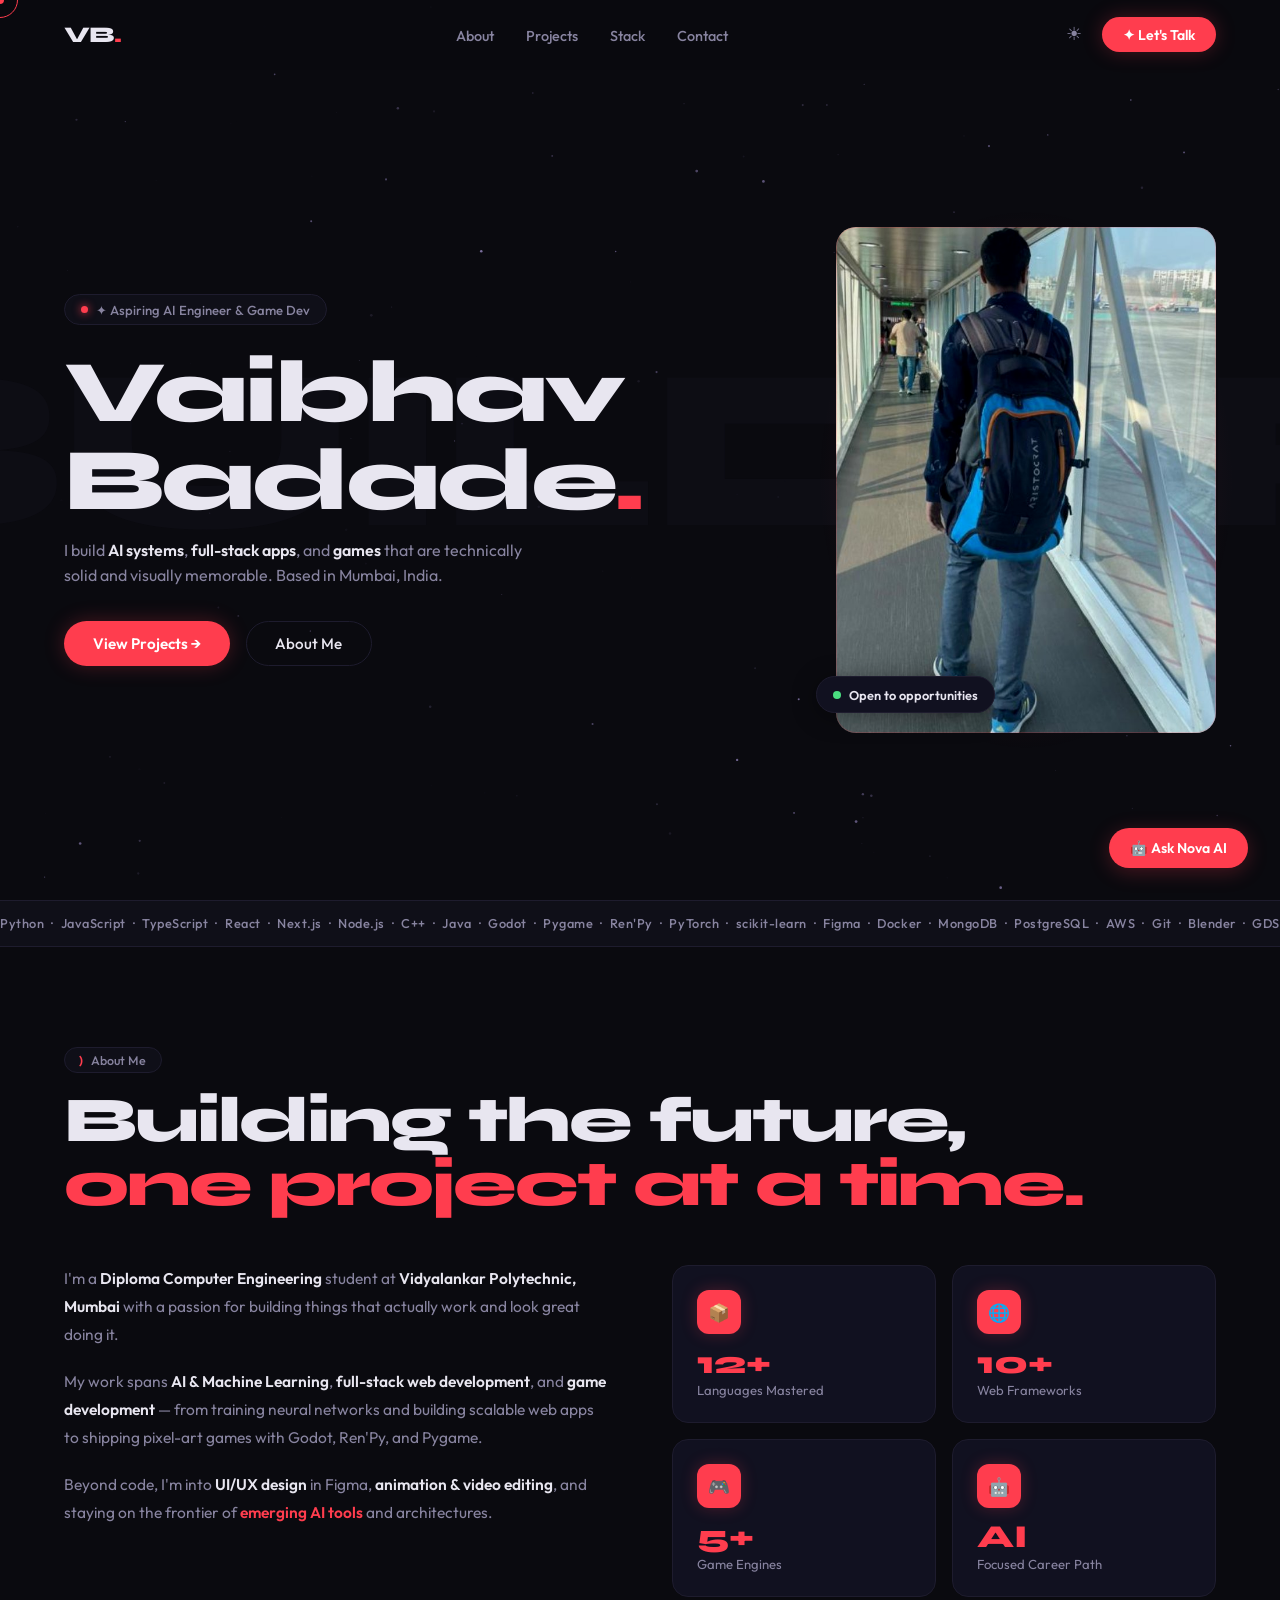
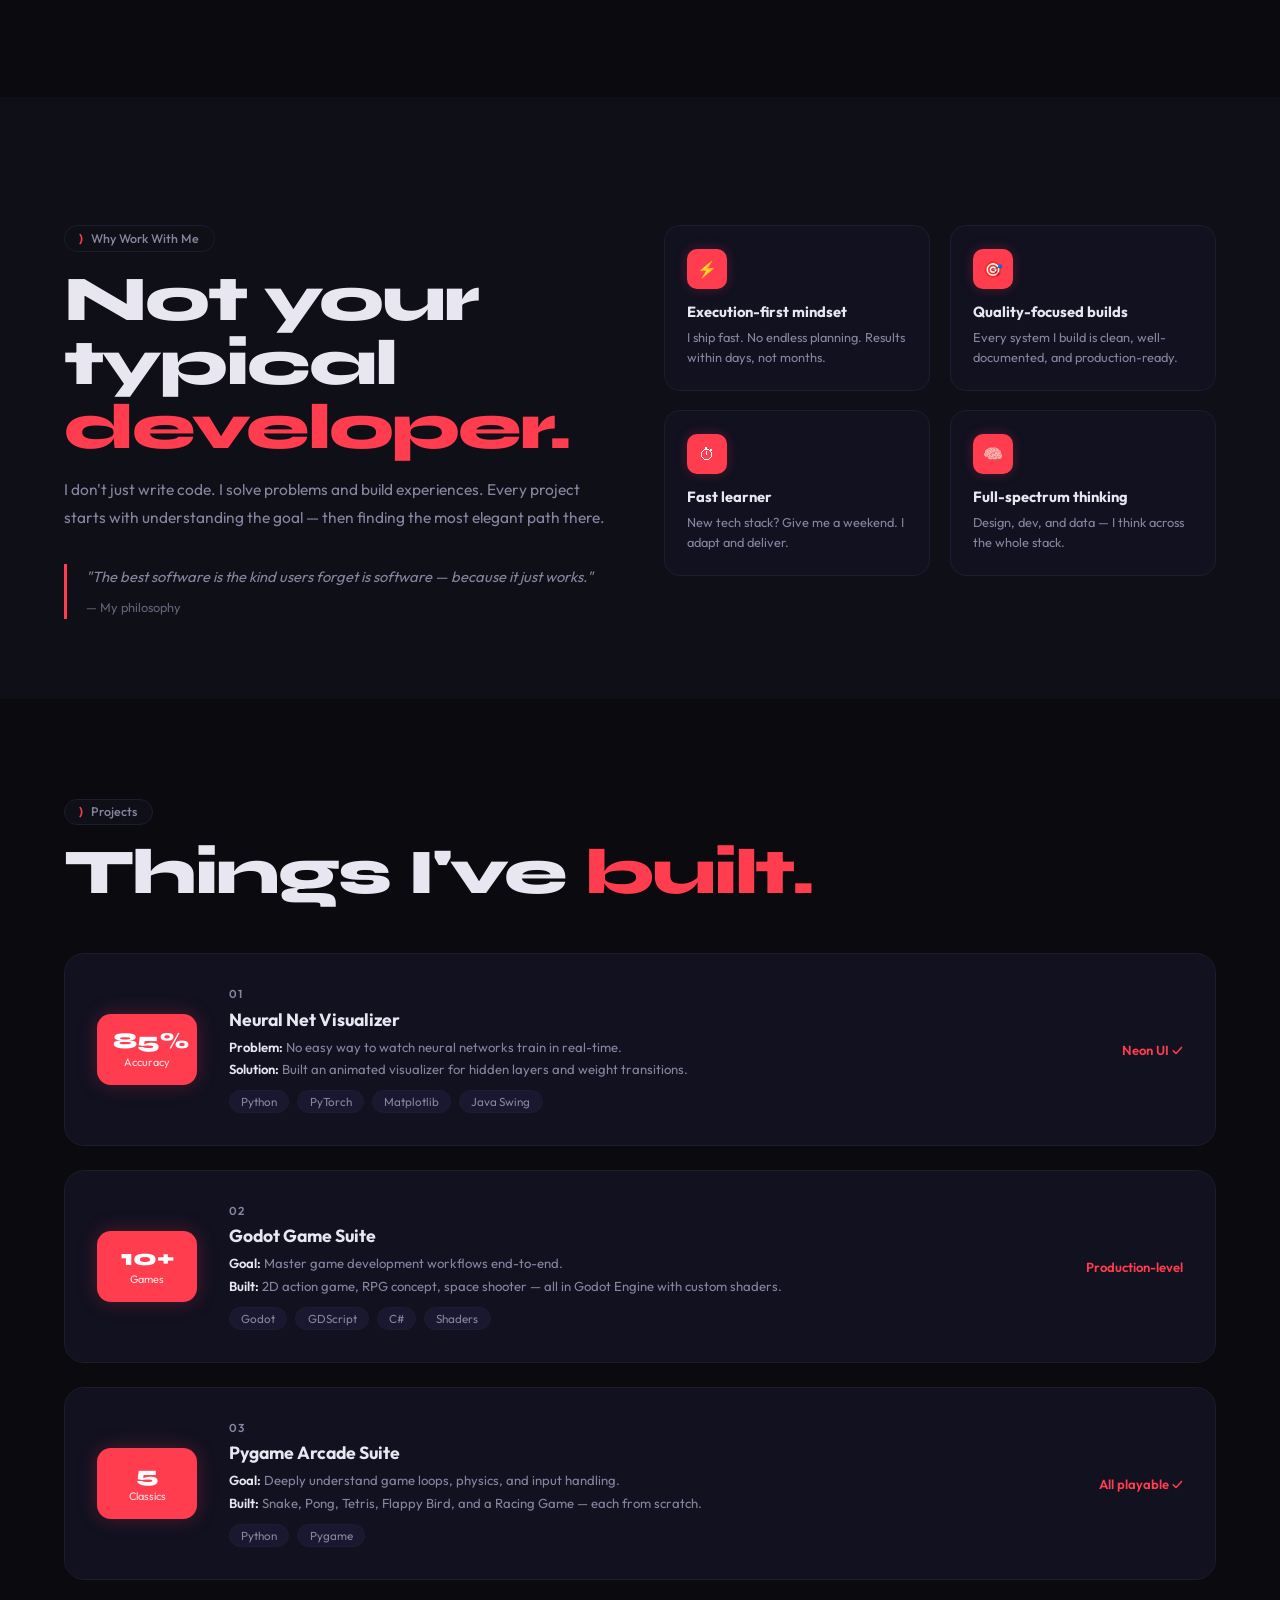
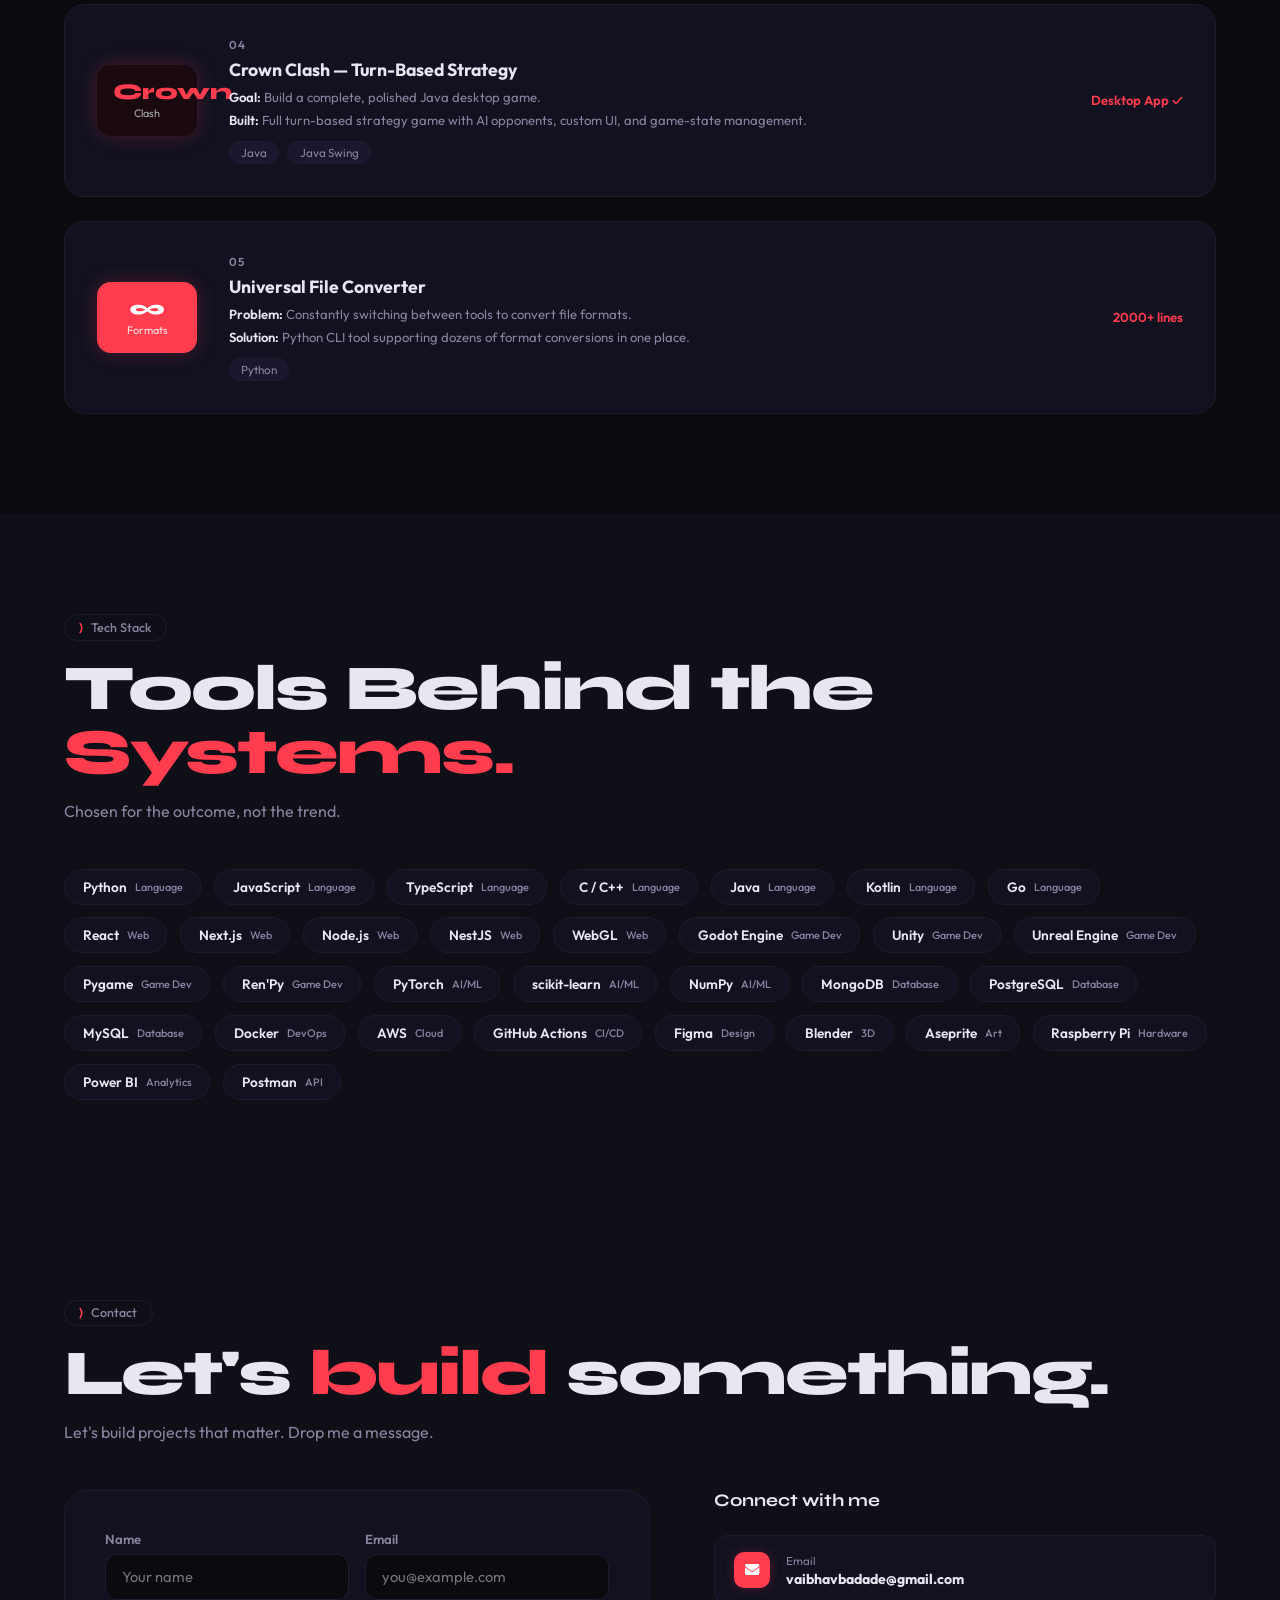
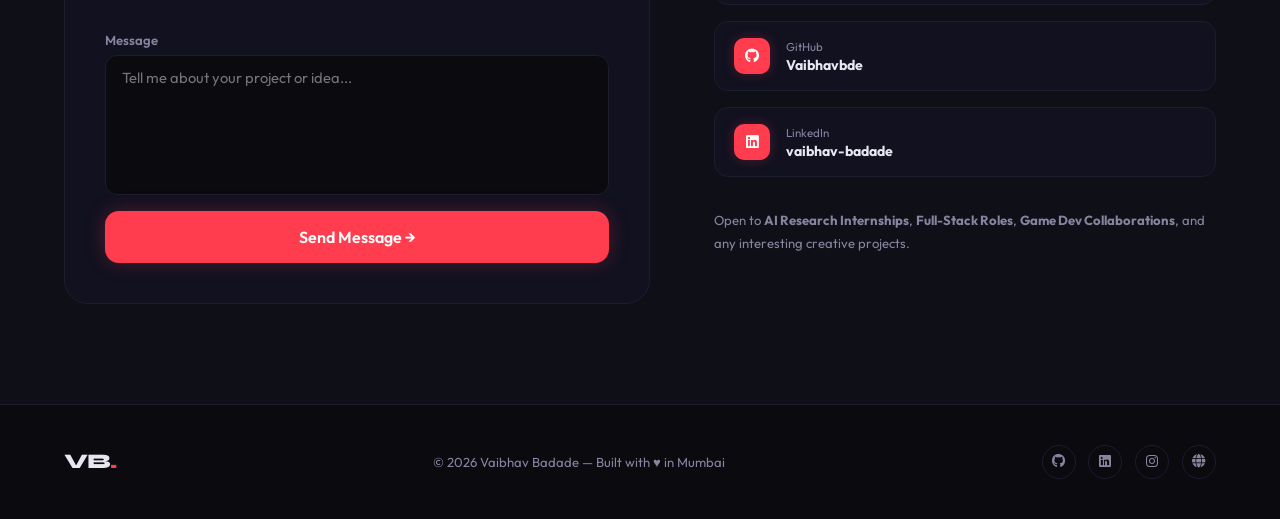
<file: index.html>
<!DOCTYPE html>
<html lang="en" data-theme="dark">
<head>
  <meta charset="UTF-8" />
  <meta name="viewport" content="width=device-width, initial-scale=1.0" />
  <title>Vaibhav Badade — Portfolio</title>
  <meta name="description" content="Vaibhav Badade — Aspiring AI Engineer & Full-Stack Developer based in Mumbai." />
  <link rel="preconnect" href="https://fonts.googleapis.com" />
  <link href="https://fonts.googleapis.com/css2?family=Syne:wght@400;500;600;700;800&family=Outfit:wght@300;400;500;600&display=swap" rel="stylesheet" />
  <link rel="stylesheet" href="https://cdnjs.cloudflare.com/ajax/libs/font-awesome/6.4.0/css/all.min.css" />
  <link rel="stylesheet" href="styles.css" />
</head>
<body>

<!-- STARFIELD -->
<canvas class="stars-canvas" id="starsCanvas"></canvas>

<!-- PRELOADER -->
<div id="preloader">
  <div class="pre-logo">VB<span>.</span></div>
</div>

<!-- CURSORS -->
<div class="cur" id="cur"></div>
<div class="cur2" id="cur2"></div>

<!-- NAV -->
<nav id="nav">
  <a href="#hero" class="nav-logo">VB<span>.</span></a>
  <ul class="nav-links" id="navLinks">
    <li><a href="#about">About</a></li>
    <li><a href="#projects">Projects</a></li>
    <li><a href="#stack">Stack</a></li>
    <li><a href="#contact">Contact</a></li>
  </ul>
  <div class="nav-right">
    <button class="theme-btn" id="themeBtn" title="Toggle theme">☀</button>
    <a href="#contact" class="nav-cta">✦ Let's Talk</a>
    <button class="burger" id="burger" aria-label="menu">
      <span></span><span></span><span></span>
    </button>
  </div>
</nav>

<!-- MOBILE MENU -->
<div class="mob-menu" id="mobMenu">
  <a href="#about" class="mm-link">About</a>
  <a href="#projects" class="mm-link">Projects</a>
  <a href="#stack" class="mm-link">Stack</a>
  <a href="#contact" class="mm-link">Contact</a>
</div>

<!-- HERO -->
<section id="hero" class="hero">
  <div class="hero-bg-word" id="bgWord">BUILDER</div>
  <div class="hero-left">
    <div class="hero-badge reveal-up">
      <span class="dot"></span>
      ✦ Aspiring AI Engineer & Game Dev
    </div>
    <h1 class="reveal-up" style="--d:.1s">
      Vaibhav<br>Badade<span class="dot">.</span>
    </h1>
    <p class="hero-sub reveal-up" style="--d:.2s">
      I build <strong>AI systems</strong>, <strong>full-stack apps</strong>, and
      <strong>games</strong> that are technically solid and visually memorable.
      Based in Mumbai, India.
    </p>
    <div class="hero-actions reveal-up" style="--d:.3s">
      <a href="#projects" class="btn-primary">View Projects →</a>
      <a href="#about" class="btn-outline">About Me</a>
    </div>
  </div>
  <div class="hero-right reveal-up" style="--d:.15s">
    <div class="photo-wrap">
      <div class="photo-glow"></div>
      <img src="[data-uri]" alt="Vaibhav Badade" />
      <div class="photo-frame"></div>
      <div class="available-badge">
        <span class="pulse"></span>
        Open to opportunities
      </div>
    </div>
  </div>
</section>

<!-- MARQUEE -->
<div class="marquee-wrap" aria-hidden="true">
  <div class="marquee-track">
    <span>Python &nbsp;·&nbsp; JavaScript &nbsp;·&nbsp; TypeScript &nbsp;·&nbsp; React &nbsp;·&nbsp; Next.js &nbsp;·&nbsp; Node.js &nbsp;·&nbsp; C++ &nbsp;·&nbsp; Java &nbsp;·&nbsp; Godot &nbsp;·&nbsp; Pygame &nbsp;·&nbsp; Ren'Py &nbsp;·&nbsp; PyTorch &nbsp;·&nbsp; scikit-learn &nbsp;·&nbsp; Figma &nbsp;·&nbsp; Docker &nbsp;·&nbsp; MongoDB &nbsp;·&nbsp; PostgreSQL &nbsp;·&nbsp; AWS &nbsp;·&nbsp; Git &nbsp;·&nbsp; Blender &nbsp;·&nbsp; GDScript &nbsp;·&nbsp; Unity &nbsp;·&nbsp; Unreal &nbsp;·&nbsp; AI/ML &nbsp;·&nbsp;</span>
    <span>Python &nbsp;·&nbsp; JavaScript &nbsp;·&nbsp; TypeScript &nbsp;·&nbsp; React &nbsp;·&nbsp; Next.js &nbsp;·&nbsp; Node.js &nbsp;·&nbsp; C++ &nbsp;·&nbsp; Java &nbsp;·&nbsp; Godot &nbsp;·&nbsp; Pygame &nbsp;·&nbsp; Ren'Py &nbsp;·&nbsp; PyTorch &nbsp;·&nbsp; scikit-learn &nbsp;·&nbsp; Figma &nbsp;·&nbsp; Docker &nbsp;·&nbsp; MongoDB &nbsp;·&nbsp; PostgreSQL &nbsp;·&nbsp; AWS &nbsp;·&nbsp; Git &nbsp;·&nbsp; Blender &nbsp;·&nbsp; GDScript &nbsp;·&nbsp; Unity &nbsp;·&nbsp; Unreal &nbsp;·&nbsp; AI/ML &nbsp;·&nbsp;</span>
  </div>
</div>

<!-- ABOUT -->
<section id="about">
  <div class="container">
    <div class="reveal-up"><span class="section-badge">About Me</span></div>
    <h2 class="section-title reveal-up" style="--d:.05s">
      Building the future,<br><span class="accent">one project at a time.</span>
    </h2>
    <div class="about-grid">
      <div class="about-text reveal-up" style="--d:.1s">
        <p>
          I'm a <strong>Diploma Computer Engineering</strong> student at
          <strong>Vidyalankar Polytechnic, Mumbai</strong> with a passion for
          building things that actually work and look great doing it.
        </p>
        <p>
          My work spans <strong>AI & Machine Learning</strong>, <strong>full-stack web development</strong>,
          and <strong>game development</strong> — from training neural networks and building scalable
          web apps to shipping pixel-art games with Godot, Ren'Py, and Pygame.
        </p>
        <p>
          Beyond code, I'm into <strong>UI/UX design</strong> in Figma,
          <strong>animation & video editing</strong>, and staying on the frontier of
          <a href="#stack">emerging AI tools</a> and architectures.
        </p>
      </div>
      <div class="stats-grid reveal-up" style="--d:.15s">
        <div class="stat-card">
          <div class="stat-icon">📦</div>
          <div class="stat-num">12+</div>
          <div class="stat-label">Languages Mastered</div>
        </div>
        <div class="stat-card">
          <div class="stat-icon">🌐</div>
          <div class="stat-num">10+</div>
          <div class="stat-label">Web Frameworks</div>
        </div>
        <div class="stat-card">
          <div class="stat-icon">🎮</div>
          <div class="stat-num">5+</div>
          <div class="stat-label">Game Engines</div>
        </div>
        <div class="stat-card">
          <div class="stat-icon">🤖</div>
          <div class="stat-num">AI</div>
          <div class="stat-label">Focused Career Path</div>
        </div>
      </div>
    </div>
  </div>
</section>

<!-- WHY WORK WITH ME -->
<section style="padding: 80px 5%; background: var(--bg2);">
  <div class="container">
    <div class="why-grid">
      <div class="why-left">
        <span class="section-badge reveal-up">Why Work With Me</span>
        <h2 class="section-title reveal-up" style="--d:.05s">
          Not your typical<br><span class="accent">developer.</span>
        </h2>
        <p class="why-lead reveal-up" style="--d:.1s">
          I don't just write code. I solve problems and build experiences.
          Every project starts with understanding the goal — then finding the most elegant path there.
        </p>
        <div class="why-quote reveal-up" style="--d:.15s">
          "The best software is the kind users forget is software — because it just works."
          <cite>— My philosophy</cite>
        </div>
      </div>
      <div class="why-features reveal-up" style="--d:.1s">
        <div class="feat-card">
          <div class="fi">⚡</div>
          <h4>Execution-first mindset</h4>
          <p>I ship fast. No endless planning. Results within days, not months.</p>
        </div>
        <div class="feat-card">
          <div class="fi">🎯</div>
          <h4>Quality-focused builds</h4>
          <p>Every system I build is clean, well-documented, and production-ready.</p>
        </div>
        <div class="feat-card">
          <div class="fi">⏱</div>
          <h4>Fast learner</h4>
          <p>New tech stack? Give me a weekend. I adapt and deliver.</p>
        </div>
        <div class="feat-card">
          <div class="fi">🧠</div>
          <h4>Full-spectrum thinking</h4>
          <p>Design, dev, and data — I think across the whole stack.</p>
        </div>
      </div>
    </div>
  </div>
</section>

<!-- PROJECTS -->
<section id="projects">
  <div class="container">
    <div class="reveal-up"><span class="section-badge">Projects</span></div>
    <h2 class="section-title reveal-up" style="--d:.05s">Things I've <span class="accent">built.</span></h2>
    <div class="proj-grid">

      <div class="proj-card reveal-up" style="--d:.08s">
        <div class="proj-metric">
          <div class="pm-val">85%</div>
          <div class="pm-lbl">Accuracy</div>
        </div>
        <div>
          <div class="proj-num">01</div>
          <h3>Neural Net Visualizer</h3>
          <p class="proj-prob"><span>Problem:</span> No easy way to watch neural networks train in real-time.</p>
          <p class="proj-sol"><span>Solution:</span> Built an animated visualizer for hidden layers and weight transitions.</p>
          <div class="proj-tags">
            <span>Python</span><span>PyTorch</span><span>Matplotlib</span><span>Java Swing</span>
          </div>
        </div>
        <div class="proj-result">Neon UI ✓</div>
      </div>

      <div class="proj-card reveal-up" style="--d:.1s">
        <div class="proj-metric">
          <div class="pm-val">10+</div>
          <div class="pm-lbl">Games</div>
        </div>
        <div>
          <div class="proj-num">02</div>
          <h3>Godot Game Suite</h3>
          <p class="proj-prob"><span>Goal:</span> Master game development workflows end-to-end.</p>
          <p class="proj-sol"><span>Built:</span> 2D action game, RPG concept, space shooter — all in Godot Engine with custom shaders.</p>
          <div class="proj-tags">
            <span>Godot</span><span>GDScript</span><span>C#</span><span>Shaders</span>
          </div>
        </div>
        <div class="proj-result">Production-level</div>
      </div>

      <div class="proj-card reveal-up" style="--d:.12s">
        <div class="proj-metric">
          <div class="pm-val">5</div>
          <div class="pm-lbl">Classics</div>
        </div>
        <div>
          <div class="proj-num">03</div>
          <h3>Pygame Arcade Suite</h3>
          <p class="proj-prob"><span>Goal:</span> Deeply understand game loops, physics, and input handling.</p>
          <p class="proj-sol"><span>Built:</span> Snake, Pong, Tetris, Flappy Bird, and a Racing Game — each from scratch.</p>
          <div class="proj-tags">
            <span>Python</span><span>Pygame</span>
          </div>
        </div>
        <div class="proj-result">All playable ✓</div>
      </div>

      <div class="proj-card reveal-up" style="--d:.14s">
        <div class="proj-metric" style="background: #1a0a0f">
          <div class="pm-val" style="color: var(--red)">Crown</div>
          <div class="pm-lbl" style="color: #aaa">Clash</div>
        </div>
        <div>
          <div class="proj-num">04</div>
          <h3>Crown Clash — Turn-Based Strategy</h3>
          <p class="proj-prob"><span>Goal:</span> Build a complete, polished Java desktop game.</p>
          <p class="proj-sol"><span>Built:</span> Full turn-based strategy game with AI opponents, custom UI, and game-state management.</p>
          <div class="proj-tags">
            <span>Java</span><span>Java Swing</span>
          </div>
        </div>
        <div class="proj-result">Desktop App ✓</div>
      </div>

      <div class="proj-card reveal-up" style="--d:.16s">
        <div class="proj-metric">
          <div class="pm-val">∞</div>
          <div class="pm-lbl">Formats</div>
        </div>
        <div>
          <div class="proj-num">05</div>
          <h3>Universal File Converter</h3>
          <p class="proj-prob"><span>Problem:</span> Constantly switching between tools to convert file formats.</p>
          <p class="proj-sol"><span>Solution:</span> Python CLI tool supporting dozens of format conversions in one place.</p>
          <div class="proj-tags">
            <span>Python</span>
          </div>
        </div>
        <div class="proj-result">2000+ lines</div>
      </div>

    </div>
  </div>
</section>

<!-- STACK -->
<section id="stack" style="background: var(--bg2); padding: 100px 5%;">
  <div class="container">
    <div class="reveal-up"><span class="section-badge">Tech Stack</span></div>
    <h2 class="section-title reveal-up" style="--d:.05s">
      Tools Behind the <span class="accent">Systems.</span>
    </h2>
    <p style="color: var(--text2); margin-top: .5rem; margin-bottom: 0;" class="reveal-up">
      Chosen for the outcome, not the trend.
    </p>
    <div class="stack-pills reveal-up" style="--d:.1s">
      <div class="stack-pill"><span class="pill-name">Python</span><span class="pill-cat">Language</span></div>
      <div class="stack-pill"><span class="pill-name">JavaScript</span><span class="pill-cat">Language</span></div>
      <div class="stack-pill"><span class="pill-name">TypeScript</span><span class="pill-cat">Language</span></div>
      <div class="stack-pill"><span class="pill-name">C / C++</span><span class="pill-cat">Language</span></div>
      <div class="stack-pill"><span class="pill-name">Java</span><span class="pill-cat">Language</span></div>
      <div class="stack-pill"><span class="pill-name">Kotlin</span><span class="pill-cat">Language</span></div>
      <div class="stack-pill"><span class="pill-name">Go</span><span class="pill-cat">Language</span></div>
      <div class="stack-pill"><span class="pill-name">React</span><span class="pill-cat">Web</span></div>
      <div class="stack-pill"><span class="pill-name">Next.js</span><span class="pill-cat">Web</span></div>
      <div class="stack-pill"><span class="pill-name">Node.js</span><span class="pill-cat">Web</span></div>
      <div class="stack-pill"><span class="pill-name">NestJS</span><span class="pill-cat">Web</span></div>
      <div class="stack-pill"><span class="pill-name">WebGL</span><span class="pill-cat">Web</span></div>
      <div class="stack-pill"><span class="pill-name">Godot Engine</span><span class="pill-cat">Game Dev</span></div>
      <div class="stack-pill"><span class="pill-name">Unity</span><span class="pill-cat">Game Dev</span></div>
      <div class="stack-pill"><span class="pill-name">Unreal Engine</span><span class="pill-cat">Game Dev</span></div>
      <div class="stack-pill"><span class="pill-name">Pygame</span><span class="pill-cat">Game Dev</span></div>
      <div class="stack-pill"><span class="pill-name">Ren'Py</span><span class="pill-cat">Game Dev</span></div>
      <div class="stack-pill"><span class="pill-name">PyTorch</span><span class="pill-cat">AI/ML</span></div>
      <div class="stack-pill"><span class="pill-name">scikit-learn</span><span class="pill-cat">AI/ML</span></div>
      <div class="stack-pill"><span class="pill-name">NumPy</span><span class="pill-cat">AI/ML</span></div>
      <div class="stack-pill"><span class="pill-name">MongoDB</span><span class="pill-cat">Database</span></div>
      <div class="stack-pill"><span class="pill-name">PostgreSQL</span><span class="pill-cat">Database</span></div>
      <div class="stack-pill"><span class="pill-name">MySQL</span><span class="pill-cat">Database</span></div>
      <div class="stack-pill"><span class="pill-name">Docker</span><span class="pill-cat">DevOps</span></div>
      <div class="stack-pill"><span class="pill-name">AWS</span><span class="pill-cat">Cloud</span></div>
      <div class="stack-pill"><span class="pill-name">GitHub Actions</span><span class="pill-cat">CI/CD</span></div>
      <div class="stack-pill"><span class="pill-name">Figma</span><span class="pill-cat">Design</span></div>
      <div class="stack-pill"><span class="pill-name">Blender</span><span class="pill-cat">3D</span></div>
      <div class="stack-pill"><span class="pill-name">Aseprite</span><span class="pill-cat">Art</span></div>
      <div class="stack-pill"><span class="pill-name">Raspberry Pi</span><span class="pill-cat">Hardware</span></div>
      <div class="stack-pill"><span class="pill-name">Power BI</span><span class="pill-cat">Analytics</span></div>
      <div class="stack-pill"><span class="pill-name">Postman</span><span class="pill-cat">API</span></div>
    </div>
  </div>
</section>

<!-- CONTACT -->
<section id="contact" class="contact-section">
  <div class="container">
    <div class="reveal-up"><span class="section-badge">Contact</span></div>
    <h2 class="section-title reveal-up" style="--d:.05s">
      Let's <span class="accent">build</span> something.
    </h2>
    <p style="color: var(--text2); margin-top: .4rem;" class="reveal-up">
      Let's build projects that matter. Drop me a message.
    </p>
    <div class="contact-grid">
      <div class="contact-form reveal-up" style="--d:.1s">
        <div class="form-row">
          <div class="form-group">
            <label>Name</label>
            <input type="text" placeholder="Your name" />
          </div>
          <div class="form-group">
            <label>Email</label>
            <input type="email" placeholder="you@example.com" />
          </div>
        </div>
        <div class="form-group">
          <label>Message</label>
          <textarea placeholder="Tell me about your project or idea..."></textarea>
        </div>
        <button class="btn-submit" id="submitBtn">Send Message →</button>
      </div>
      <div class="contact-info reveal-up" style="--d:.15s">
        <h3>Connect with me</h3>
        <div class="contact-links">
          <a href="mailto:vaibhavbadade@gmail.com" class="contact-link">
            <div class="ci"><i class="fas fa-envelope"></i></div>
            <div class="ct"><span>Email</span><strong>vaibhavbadade@gmail.com</strong></div>
          </a>
          <a href="https://github.com/Vaibhavbde" target="_blank" class="contact-link">
            <div class="ci"><i class="fab fa-github"></i></div>
            <div class="ct"><span>GitHub</span><strong>Vaibhavbde</strong></div>
          </a>
          <a href="https://www.linkedin.com/in/vaibhav-badade-874661251/" target="_blank" class="contact-link">
            <div class="ci"><i class="fab fa-linkedin"></i></div>
            <div class="ct"><span>LinkedIn</span><strong>vaibhav-badade</strong></div>
          </a>
        </div>
        <p style="font-size:.82rem; color: var(--text2); line-height:1.7;">
          Open to <strong>AI Research Internships</strong>, <strong>Full-Stack Roles</strong>,
          <strong>Game Dev Collaborations</strong>, and any interesting creative projects.
        </p>
      </div>
    </div>
  </div>
</section>

<!-- FOOTER -->
<footer>
  <a href="#hero" class="footer-logo">VB<span>.</span></a>
  <p>© <span id="yr"></span> Vaibhav Badade — Built with ♥ in Mumbai</p>
  <div class="footer-soc">
    <a href="https://github.com/Vaibhavbde" target="_blank"><i class="fab fa-github"></i></a>
    <a href="https://www.linkedin.com/in/vaibhav-badade-874661251/" target="_blank"><i class="fab fa-linkedin"></i></a>
    <a href="#"><i class="fab fa-instagram"></i></a>
    <a href="#"><i class="fas fa-globe"></i></a>
  </div>
</footer>

<!-- AI CHAT WIDGET -->
<button class="chat-fab" id="chatFab">🤖 Ask Nova AI</button>
<div class="chat-window" id="chatWindow">
  <div class="chat-header">
    <div class="chat-header-left">
      <span class="chat-avatar">🤖</span>
      <div>
        <h4>Nova AI 🤖</h4>
        <p>Vaibhav's AI assistant</p>
      </div>
    </div>
    <button class="chat-close" id="chatClose">✕</button>
  </div>
  <div class="chat-messages" id="chatMessages">
    <div class="msg bot">
      Hi! I'm Nova, Vaibhav's AI assistant. I can tell you about his projects, skills, and how to collaborate. What would you like to know?
      <div class="msg-time" id="initTime"></div>
    </div>
  </div>
  <div class="chat-input-row">
    <input type="text" class="chat-input" id="chatInput" placeholder="Type your message..." />
    <button class="chat-send" id="chatSend">Send</button>
  </div>
  <div class="chat-powered">Powered by Claude AI</div>
</div>

<script>
// ── STARFIELD ──
(function() {
  const canvas = document.getElementById('starsCanvas');
  const ctx = canvas.getContext('2d');
  let stars = [];
  function resize() {
    canvas.width = window.innerWidth;
    canvas.height = window.innerHeight;
  }
  function init() {
    stars = [];
    for (let i = 0; i < 180; i++) {
      stars.push({
        x: Math.random() * canvas.width,
        y: Math.random() * canvas.height,
        r: Math.random() * 1.2 + 0.2,
        a: Math.random(),
        speed: Math.random() * 0.003 + 0.001,
        phase: Math.random() * Math.PI * 2
      });
    }
  }
  function draw(t) {
    ctx.clearRect(0, 0, canvas.width, canvas.height);
    stars.forEach(s => {
      const alpha = s.a * (0.5 + 0.5 * Math.sin(t * s.speed + s.phase));
      ctx.beginPath();
      ctx.arc(s.x, s.y, s.r, 0, Math.PI * 2);
      ctx.fillStyle = 'rgba(200,180,255,' + alpha + ')';
      ctx.fill();
    });
    requestAnimationFrame(draw);
  }
  resize();
  init();
  window.addEventListener('resize', () => { resize(); init(); });
  requestAnimationFrame(draw);
})();

// Preloader
window.addEventListener('load', () => {
  setTimeout(() => document.getElementById('preloader').classList.add('gone'), 1200);
});

// Footer year + init time
document.getElementById('yr').textContent = new Date().getFullYear();
document.getElementById('initTime').textContent = new Date().toLocaleTimeString([], {hour:'2-digit',minute:'2-digit'});

// Custom cursor
const cur = document.getElementById('cur');
const cur2 = document.getElementById('cur2');
let mx=0, my=0, cx=0, cy=0;
document.addEventListener('mousemove', e => {
  mx = e.clientX; my = e.clientY;
  cur.style.left = mx+'px'; cur.style.top = my+'px';
});
(function raf() {
  cx += (mx-cx)*.14; cy += (my-cy)*.14;
  cur2.style.left = cx+'px'; cur2.style.top = cy+'px';
  requestAnimationFrame(raf);
})();
document.querySelectorAll('a, button, .proj-card, .stat-card, .feat-card, .stack-pill, .contact-link').forEach(el => {
  el.addEventListener('mouseenter', () => { cur2.style.width = '60px'; cur2.style.height = '60px'; cur2.style.opacity = '.35'; });
  el.addEventListener('mouseleave', () => { cur2.style.width = '36px'; cur2.style.height = '36px'; cur2.style.opacity = '1'; });
});

// Navbar
const nav = document.getElementById('nav');
let lastY = 0;
window.addEventListener('scroll', () => {
  const y = window.scrollY;
  nav.classList.toggle('scrolled', y > 60);
  nav.classList.toggle('hide', y > 120 && y > lastY);
  if (y < 120) nav.classList.remove('hide');
  lastY = y;
}, { passive: true });

// Dark mode — default is dark
const themeBtn = document.getElementById('themeBtn');
let dark = true;
themeBtn.textContent = '☀';
themeBtn.addEventListener('click', () => {
  dark = !dark;
  document.documentElement.setAttribute('data-theme', dark ? 'dark' : 'light');
  themeBtn.textContent = dark ? '☀' : '☾';
});

// Mobile menu
const burger = document.getElementById('burger');
const mobMenu = document.getElementById('mobMenu');
burger.addEventListener('click', () => {
  burger.classList.toggle('open');
  mobMenu.classList.toggle('open');
});
mobMenu.querySelectorAll('.mm-link').forEach(a => a.addEventListener('click', () => {
  burger.classList.remove('open'); mobMenu.classList.remove('open');
}));

// Reveal on scroll
const revEls = document.querySelectorAll('.reveal-up');
const obs = new IntersectionObserver(entries => entries.forEach(e => {
  if (e.isIntersecting) { e.target.classList.add('in'); }
}), { threshold: 0.1 });
revEls.forEach(el => obs.observe(el));

// Parallax bg word
const bgWord = document.getElementById('bgWord');
window.addEventListener('scroll', () => {
  if (bgWord) bgWord.style.transform = 'translate(-50%, calc(-50% + ' + (window.scrollY * .1) + 'px))';
}, { passive: true });

// Contact form
document.getElementById('submitBtn').addEventListener('click', function() {
  this.textContent = 'Sent! ✓';
  this.style.background = '#4ade80';
  setTimeout(() => {
    this.textContent = 'Send Message →';
    this.style.background = '';
  }, 3000);
});

// ── AI CHAT ──
const chatFab = document.getElementById('chatFab');
const chatWindow = document.getElementById('chatWindow');
const chatClose = document.getElementById('chatClose');
const chatMessages = document.getElementById('chatMessages');
const chatInput = document.getElementById('chatInput');
const chatSend = document.getElementById('chatSend');

chatFab.addEventListener('click', () => chatWindow.classList.toggle('open'));
chatClose.addEventListener('click', () => chatWindow.classList.remove('open'));

function addMsg(text, role) {
  const d = document.createElement('div');
  d.className = 'msg ' + role;
  d.innerHTML = text + '<div class="msg-time">' + new Date().toLocaleTimeString([],{hour:'2-digit',minute:'2-digit'}) + '</div>';
  chatMessages.appendChild(d);
  chatMessages.scrollTop = chatMessages.scrollHeight;
  return d;
}

function addTyping() {
  const d = document.createElement('div');
  d.className = 'msg bot';
  d.innerHTML = '<div class="typing-dots"><span></span><span></span><span></span></div>';
  chatMessages.appendChild(d);
  chatMessages.scrollTop = chatMessages.scrollHeight;
  return d;
}

const SYSTEM = "You are Nova, Vaibhav Badade's friendly AI portfolio assistant. Vaibhav is a Diploma Computer Engineering student at Vidyalankar Polytechnic, Mumbai. He builds AI systems, full-stack apps, and games. His tech stack includes Python, JavaScript, TypeScript, React, Next.js, Node.js, C++, Java, Godot Engine, Pygame, PyTorch, scikit-learn, MongoDB, PostgreSQL, Docker, AWS, Figma. His projects include a Neural Net Visualizer, Godot game suite, Pygame arcade games, Crown Clash (Java strategy game), and a File Converter. He's open to AI Research Internships, Full-Stack roles, and Game Dev collaborations. Answer questions about his work warmly and concisely. Keep replies under 80 words.";

let history = [];

async function sendChat() {
  const text = chatInput.value.trim();
  if (!text) return;
  chatInput.value = '';
  addMsg(text, 'user');
  history.push({ role: 'user', content: text });
  const typing = addTyping();
  try {
    const res = await fetch('https://api.anthropic.com/v1/messages', {
      method: 'POST',
      headers: { 'Content-Type': 'application/json' },
      body: JSON.stringify({
        model: 'claude-sonnet-4-20250514',
        max_tokens: 1000,
        system: SYSTEM,
        messages: history
      })
    });
    const data = await res.json();
    const reply = data.content?.[0]?.text || "I'm having trouble connecting right now!";
    typing.remove();
    addMsg(reply, 'bot');
    history.push({ role: 'assistant', content: reply });
    if (history.length > 20) history = history.slice(-20);
  } catch(e) {
    typing.remove();
    addMsg("Connection error. Please try again!", 'bot');
  }
}

chatSend.addEventListener('click', sendChat);
chatInput.addEventListener('keydown', e => { if (e.key === 'Enter') sendChat(); });
</script>
</body>
</html>
</file>
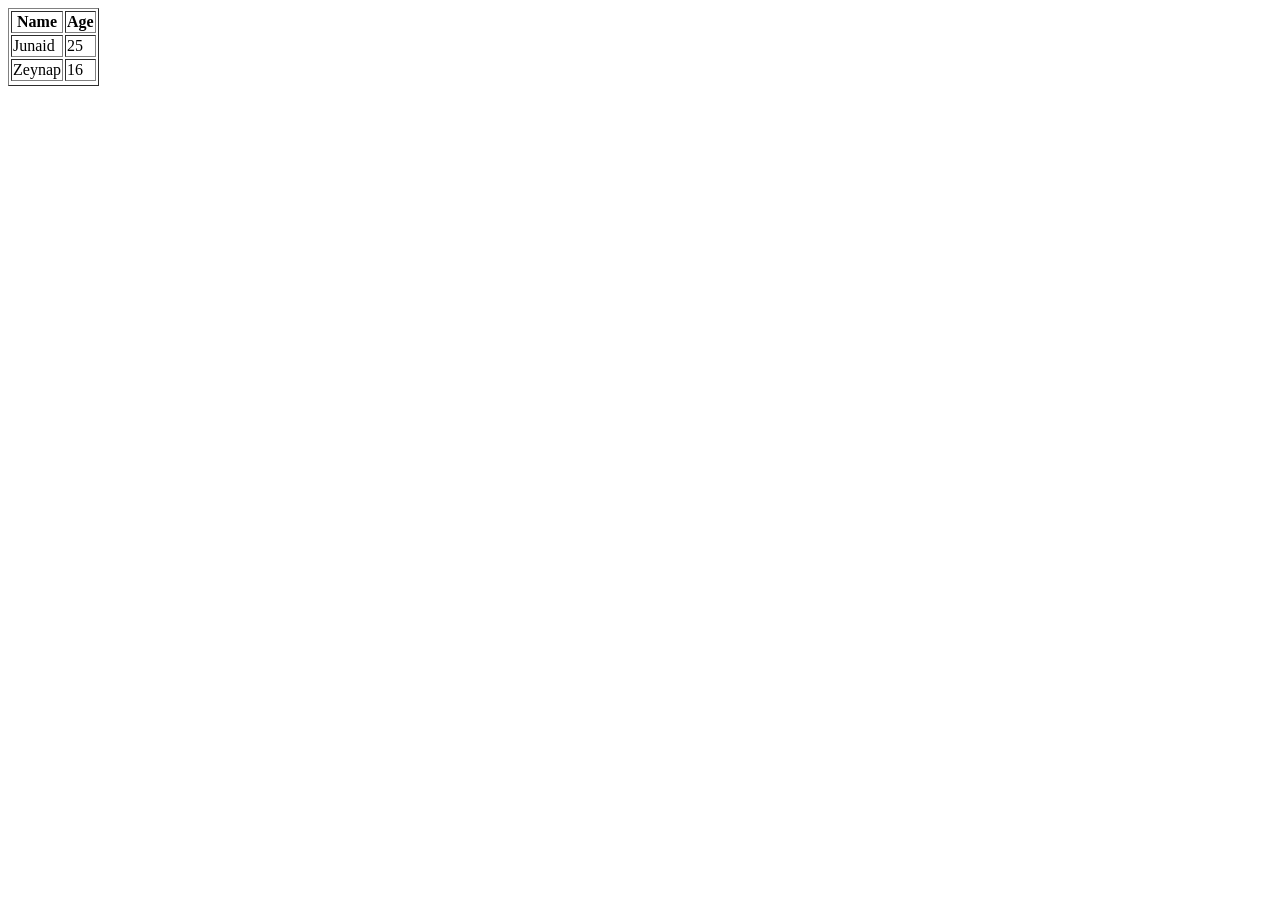
<file: Fun-code-main/table.html>
<!DOCTYPE html>
<html lang="en">
<head>
    <meta charset="UTF-8">
    <meta name="viewport" content="width=device-width, initial-scale=1.0">
    <title>Document</title>
</head>
<body>
    <table border="1">
        <tr>
            <th>Name</th>
            <th>Age</th>
        </tr>
        <tr>
            <td>Junaid</td>
            <td>25</td>
        </tr>
            <td>Zeynap</td>
            <td>16</td>
        <tr>
    </table>
</body>
</html>
</file>
<file: styles.css>
*, *::before, *::after { box-sizing: border-box; margin: 0; padding: 0; }

:root {
  --bg: #0a0a0f;
  --bg2: #0f0f18;
  --bg3: #12121e;
  --text: #e8e6f0;
  --text2: #8884a0;
  --red: #ff3d4e;
  --red2: #e02030;
  --red-glow: rgba(255,61,78,0.25);
  --border: #1e1c2e;
  --card-bg: #111120;
  --nav-bg: rgba(10,10,15,0.88);
  --tag-bg: #1a1830;
  --tag-text: #9992b8;
  --gold: #ff3d4e;
  --gold2: #e02030;
}
[data-theme="light"] {
  --bg: #faf7f2;
  --bg2: #f3ede3;
  --bg3: #ede7dc;
  --text: #1a1a1a;
  --text2: #555;
  --red: #e02030;
  --red2: #c01828;
  --red-glow: rgba(224,32,48,0.15);
  --border: #e0d8cc;
  --card-bg: #ffffff;
  --nav-bg: rgba(250,247,242,0.92);
  --tag-bg: #f0ebe2;
  --tag-text: #444;
  --gold: #e02030;
  --gold2: #c01828;
}

html { scroll-behavior: smooth; }
body {
  font-family: 'Outfit', sans-serif;
  background: var(--bg);
  color: var(--text);
  transition: background .3s, color .3s;
  cursor: none;
  overflow-x: hidden;
}

/* STARFIELD */
.stars-canvas {
  position: fixed; inset: 0;
  pointer-events: none;
  z-index: 0;
  opacity: .6;
}
[data-theme="light"] .stars-canvas { opacity: .12; }

/* CURSOR */
.cur {
  position: fixed; top: 0; left: 0;
  width: 8px; height: 8px;
  background: var(--red);
  border-radius: 50%;
  pointer-events: none;
  transform: translate(-50%,-50%);
  z-index: 9999;
  transition: width .15s, height .15s;
}
.cur2 {
  position: fixed; top: 0; left: 0;
  width: 36px; height: 36px;
  border: 1.5px solid var(--red);
  border-radius: 50%;
  pointer-events: none;
  transform: translate(-50%,-50%);
  z-index: 9998;
  transition: width .3s, height .3s, opacity .3s;
}

/* PRELOADER */
#preloader {
  position: fixed; inset: 0;
  background: var(--bg);
  display: flex; align-items: center; justify-content: center;
  z-index: 10000;
  transition: opacity .5s, visibility .5s;
}
#preloader.gone { opacity: 0; visibility: hidden; }
.pre-logo {
  font-family: 'Syne', sans-serif;
  font-size: 3rem; font-weight: 800;
  letter-spacing: -2px;
  animation: preScale .8s ease forwards;
}
.pre-logo span { color: var(--red); }
@keyframes preScale {
  0% { transform: scale(.6); opacity: 0; }
  100% { transform: scale(1); opacity: 1; }
}

/* NAV */
nav {
  position: fixed; top: 0; left: 0; right: 0;
  display: flex; align-items: center; justify-content: space-between;
  padding: 0 5%;
  height: 70px;
  background: var(--nav-bg);
  backdrop-filter: blur(16px);
  border-bottom: 1px solid transparent;
  z-index: 1000;
  transition: border-color .3s, transform .35s;
}
nav.scrolled { border-color: var(--border); }
nav.hide { transform: translateY(-100%); }

.nav-logo {
  font-family: 'Syne', sans-serif;
  font-size: 1.4rem; font-weight: 800;
  color: var(--text);
  text-decoration: none;
  letter-spacing: -1px;
}
.nav-logo span { color: var(--red); }

.nav-links {
  display: flex; gap: 2rem; list-style: none;
}
.nav-links a {
  font-size: .9rem; font-weight: 500;
  color: var(--text2);
  text-decoration: none;
  transition: color .2s;
}
.nav-links a:hover { color: var(--text); }

.nav-right { display: flex; align-items: center; gap: 1rem; }

.theme-btn {
  background: none; border: none; cursor: none;
  font-size: 1.1rem; color: var(--text2);
  transition: color .2s; padding: 4px;
}
.theme-btn:hover { color: var(--text); }

.nav-cta {
  display: flex; align-items: center; gap: .4rem;
  background: var(--red);
  color: #fff;
  padding: .55rem 1.3rem;
  border-radius: 100px;
  font-weight: 600; font-size: .88rem;
  text-decoration: none;
  transition: background .2s, transform .2s, box-shadow .2s;
  box-shadow: 0 0 20px var(--red-glow);
}
.nav-cta:hover { background: var(--red2); transform: scale(1.03); box-shadow: 0 0 30px var(--red-glow); }

.burger {
  display: none;
  flex-direction: column; gap: 5px;
  background: none; border: none; cursor: none; padding: 4px;
}
.burger span {
  display: block; width: 22px; height: 2px;
  background: var(--text);
  transition: transform .3s, opacity .3s;
}
.burger.open span:nth-child(1) { transform: translateY(7px) rotate(45deg); }
.burger.open span:nth-child(2) { opacity: 0; }
.burger.open span:nth-child(3) { transform: translateY(-7px) rotate(-45deg); }

/* MOBILE MENU */
.mob-menu {
  position: fixed; inset: 0; top: 70px;
  background: var(--bg);
  display: flex; flex-direction: column;
  align-items: center; justify-content: center;
  gap: 2.5rem;
  opacity: 0; pointer-events: none;
  transition: opacity .3s;
  z-index: 999;
}
.mob-menu.open { opacity: 1; pointer-events: all; }
.mob-menu a {
  font-family: 'Syne', sans-serif;
  font-size: 2rem; font-weight: 700;
  color: var(--text);
  text-decoration: none;
}

/* HERO */
.hero {
  min-height: 100vh;
  display: grid;
  grid-template-columns: 1fr 1fr;
  align-items: center;
  padding: 120px 5% 60px;
  gap: 4rem;
  position: relative;
  overflow: hidden;
  z-index: 1;
}
.hero-bg-word {
  position: absolute;
  font-family: 'Syne', sans-serif;
  font-size: clamp(80px, 18vw, 240px);
  font-weight: 800;
  color: var(--border);
  opacity: .18;
  left: 50%; top: 50%;
  transform: translate(-50%, -50%);
  white-space: nowrap;
  pointer-events: none;
  user-select: none;
  letter-spacing: -6px;
  z-index: 0;
}
.hero-left { position: relative; z-index: 1; }
.hero-badge {
  display: inline-flex; align-items: center; gap: .5rem;
  border: 1.5px solid var(--border);
  padding: .4rem 1rem;
  border-radius: 100px;
  font-size: .82rem; font-weight: 500;
  color: var(--text2);
  margin-bottom: 1.5rem;
  background: var(--bg2);
}
.hero-badge .dot { width: 7px; height: 7px; background: var(--red); border-radius: 50%; box-shadow: 0 0 8px var(--red); }

.hero h1 {
  font-family: 'Syne', sans-serif;
  font-size: clamp(3rem, 7vw, 5.5rem);
  font-weight: 800;
  line-height: 1.0;
  letter-spacing: -3px;
  margin-bottom: .8rem;
}
.hero h1 .dot { color: var(--red); }

.hero-sub {
  font-size: 1rem; color: var(--text2);
  line-height: 1.6; margin-bottom: 2rem;
  max-width: 480px;
}
.hero-sub strong { color: var(--text); font-weight: 600; }

.hero-actions { display: flex; gap: 1rem; flex-wrap: wrap; }

.btn-primary {
  display: inline-flex; align-items: center; gap: .4rem;
  background: var(--red);
  color: #fff;
  padding: .75rem 1.8rem;
  border-radius: 100px;
  font-weight: 600; font-size: .95rem;
  text-decoration: none;
  transition: background .2s, transform .2s, box-shadow .2s;
  box-shadow: 0 0 20px var(--red-glow);
}
.btn-primary:hover { background: var(--red2); transform: scale(1.03); box-shadow: 0 0 35px var(--red-glow); }

.btn-outline {
  display: inline-flex; align-items: center; gap: .4rem;
  border: 1.5px solid var(--border);
  color: var(--text);
  padding: .75rem 1.8rem;
  border-radius: 100px;
  font-weight: 500; font-size: .95rem;
  text-decoration: none;
  transition: border-color .2s, background .2s;
}
.btn-outline:hover { border-color: var(--red); background: var(--bg2); }

/* HERO RIGHT */
.hero-right {
  position: relative; z-index: 1;
  display: flex; justify-content: flex-end;
}
.photo-wrap {
  position: relative;
  width: min(380px, 100%);
}
.photo-wrap img {
  width: 100%;
  border-radius: 20px;
  object-fit: cover;
  object-position: top;
  aspect-ratio: 3/4;
  display: block;
  filter: brightness(.95) contrast(1.05);
}
.photo-glow {
  position: absolute; inset: -20px;
  background: radial-gradient(ellipse at center, rgba(255,61,78,.2), transparent 70%);
  border-radius: 30px;
  z-index: -1;
}
.photo-frame {
  position: absolute; inset: 0;
  border-radius: 20px;
  border: 1px solid rgba(255,61,78,.2);
  pointer-events: none;
}
.available-badge {
  position: absolute; bottom: 20px; left: -20px;
  background: var(--card-bg);
  border: 1px solid var(--border);
  padding: .6rem 1rem;
  border-radius: 100px;
  display: flex; align-items: center; gap: .5rem;
  font-size: .8rem; font-weight: 600;
  box-shadow: 0 4px 24px rgba(0,0,0,.4);
}
.available-badge .pulse {
  width: 8px; height: 8px;
  background: #4ade80; border-radius: 50%;
  animation: pulse 2s ease infinite;
}
@keyframes pulse {
  0%, 100% { box-shadow: 0 0 0 0 rgba(74,222,128,.5); }
  50% { box-shadow: 0 0 0 6px rgba(74,222,128,0); }
}

/* MARQUEE */
.marquee-wrap {
  overflow: hidden;
  border-top: 1px solid var(--border);
  border-bottom: 1px solid var(--border);
  padding: .9rem 0;
  background: var(--bg2);
  position: relative; z-index: 1;
}
.marquee-track {
  display: flex; white-space: nowrap;
  animation: marquee 30s linear infinite;
  gap: 0;
}
.marquee-track span {
  font-size: .8rem; font-weight: 500;
  color: var(--text2);
  padding-right: 2rem;
  letter-spacing: .04em;
}
@keyframes marquee { from { transform: translateX(0); } to { transform: translateX(-50%); } }

/* SECTION COMMONS */
section { padding: 100px 5%; position: relative; z-index: 1; }
.container { max-width: 1200px; margin: 0 auto; }
.section-badge {
  display: inline-flex; align-items: center; gap: .5rem;
  border: 1.5px solid var(--border);
  padding: .3rem .9rem;
  border-radius: 100px;
  font-size: .78rem; font-weight: 500;
  color: var(--text2);
  margin-bottom: 1rem;
  background: var(--bg2);
}
.section-badge::before {
  content: ')'; color: var(--red); font-weight: 700;
}
.section-title {
  font-family: 'Syne', sans-serif;
  font-size: clamp(2.5rem, 5vw, 4rem);
  font-weight: 800;
  letter-spacing: -2px;
  line-height: 1.0;
  margin-bottom: 1rem;
}
.section-title .accent { color: var(--red); }

/* ABOUT */
.about-grid {
  display: grid;
  grid-template-columns: 1fr 1fr;
  gap: 4rem; align-items: start;
  margin-top: 3rem;
}
.about-text p {
  color: var(--text2);
  line-height: 1.8;
  margin-bottom: 1.2rem;
  font-size: .97rem;
}
.about-text strong { color: var(--text); font-weight: 600; }
.about-text a { color: var(--red); text-decoration: none; font-weight: 600; }

.stats-grid {
  display: grid; grid-template-columns: 1fr 1fr; gap: 1rem;
}
.stat-card {
  background: var(--card-bg);
  border: 1px solid var(--border);
  border-radius: 16px;
  padding: 1.5rem;
  transition: transform .2s, border-color .2s;
}
.stat-card:hover { transform: translateY(-3px); border-color: var(--red); }
.stat-icon {
  width: 44px; height: 44px;
  background: var(--red);
  border-radius: 12px;
  display: flex; align-items: center; justify-content: center;
  font-size: 1.1rem; color: #fff;
  margin-bottom: .8rem;
  box-shadow: 0 0 16px var(--red-glow);
}
.stat-num {
  font-family: 'Syne', sans-serif;
  font-size: 2rem; font-weight: 800;
  color: var(--red); line-height: 1;
}
.stat-label { font-size: .82rem; color: var(--text2); margin-top: .2rem; }

/* WHY */
.why-grid {
  display: grid;
  grid-template-columns: 1fr 1fr;
  gap: 3rem; align-items: start;
  margin-top: 3rem;
}
.why-lead { font-size: .97rem; color: var(--text2); line-height: 1.8; margin-bottom: 2rem; }
.why-quote {
  border-left: 3px solid var(--red);
  padding-left: 1.2rem;
  color: var(--text2);
  font-style: italic;
  font-size: .92rem;
  line-height: 1.7;
}
.why-quote cite { display: block; margin-top: .5rem; font-style: normal; font-size: .8rem; color: var(--text2); opacity: .7; }

.why-features { display: grid; grid-template-columns: 1fr 1fr; gap: 1.2rem; }
.feat-card {
  background: var(--card-bg);
  border: 1px solid var(--border);
  border-radius: 16px;
  padding: 1.4rem;
  transition: border-color .2s;
}
.feat-card:hover { border-color: rgba(255,61,78,.4); }
.feat-card .fi {
  width: 40px; height: 40px;
  background: var(--red);
  border-radius: 10px;
  display: flex; align-items: center; justify-content: center;
  font-size: 1rem; color: #fff;
  margin-bottom: .8rem;
  box-shadow: 0 0 12px var(--red-glow);
}
.feat-card h4 { font-size: .92rem; font-weight: 700; margin-bottom: .4rem; }
.feat-card p { font-size: .8rem; color: var(--text2); line-height: 1.6; }

/* PROJECTS */
.proj-grid {
  display: flex; flex-direction: column; gap: 1.5rem;
  margin-top: 3rem;
}
.proj-card {
  background: var(--card-bg);
  border: 1px solid var(--border);
  border-radius: 20px;
  padding: 2rem;
  display: grid;
  grid-template-columns: 100px 1fr auto;
  gap: 2rem;
  align-items: center;
  transition: transform .2s, border-color .2s;
}
.proj-card:hover { transform: translateX(6px); border-color: rgba(255,61,78,.35); }
.proj-metric {
  background: var(--red);
  border-radius: 14px;
  padding: 1rem;
  text-align: center;
  box-shadow: 0 0 20px var(--red-glow);
}
.proj-metric .pm-val {
  font-family: 'Syne', sans-serif;
  font-size: 1.4rem; font-weight: 800; color: #fff;
  line-height: 1;
}
.proj-metric .pm-lbl { font-size: .68rem; color: rgba(255,255,255,.85); margin-top: .2rem; }
.proj-num { font-size: .72rem; font-weight: 600; color: var(--text2); letter-spacing: .1em; margin-bottom: .4rem; }
.proj-card h3 { font-size: 1.1rem; font-weight: 700; margin-bottom: .5rem; }
.proj-prob, .proj-sol { font-size: .82rem; color: var(--text2); margin-bottom: .4rem; }
.proj-prob span, .proj-sol span { font-weight: 600; color: var(--text); }
.proj-tags { display: flex; gap: .5rem; flex-wrap: wrap; margin-top: .8rem; }
.proj-tags span {
  border: 1px solid var(--border);
  padding: .2rem .7rem;
  border-radius: 100px;
  font-size: .73rem;
  color: var(--text2);
  background: var(--tag-bg);
}
.proj-result {
  font-size: .82rem; font-weight: 600; color: var(--red);
  text-align: right; white-space: nowrap;
}

/* TECH STACK */
.stack-pills {
  display: flex; flex-wrap: wrap; gap: .8rem;
  margin-top: 3rem;
}
.stack-pill {
  display: flex; align-items: center; gap: .5rem;
  border: 1.5px solid var(--border);
  background: var(--card-bg);
  padding: .5rem 1.1rem;
  border-radius: 100px;
  font-size: .85rem;
  transition: border-color .2s, background .2s;
}
.stack-pill:hover { border-color: var(--red); background: var(--bg3); }
.stack-pill .pill-cat { font-size: .68rem; color: var(--text2); font-weight: 500; }
.stack-pill .pill-name { font-weight: 600; }

/* CONTACT */
.contact-section { background: var(--bg2); }
.contact-grid {
  display: grid;
  grid-template-columns: 1fr 1.2fr;
  gap: 4rem; margin-top: 3rem;
}
.contact-form {
  background: var(--card-bg);
  border: 1px solid var(--border);
  border-radius: 24px;
  padding: 2.5rem;
}
.form-row { display: grid; grid-template-columns: 1fr 1fr; gap: 1rem; margin-bottom: 1rem; }
.form-group { display: flex; flex-direction: column; gap: .4rem; margin-bottom: 1rem; }
.form-group label { font-size: .82rem; font-weight: 600; color: var(--text2); }
.form-group input, .form-group textarea {
  background: var(--bg);
  border: 1.5px solid var(--border);
  border-radius: 12px;
  padding: .8rem 1rem;
  font-family: 'Outfit', sans-serif;
  font-size: .92rem;
  color: var(--text);
  outline: none;
  transition: border-color .2s;
  resize: none;
}
.form-group input:focus, .form-group textarea:focus { border-color: var(--red); }
.form-group textarea { min-height: 140px; }
.btn-submit {
  width: 100%;
  background: var(--red);
  color: #fff;
  border: none;
  border-radius: 14px;
  padding: 1rem;
  font-family: 'Outfit', sans-serif;
  font-size: 1rem; font-weight: 600;
  cursor: none;
  transition: background .2s, box-shadow .2s;
  box-shadow: 0 0 20px var(--red-glow);
}
.btn-submit:hover { background: var(--red2); box-shadow: 0 0 30px var(--red-glow); }

.contact-info h3 {
  font-family: 'Syne', sans-serif;
  font-size: 1.1rem; font-weight: 700;
  margin-bottom: 1.5rem;
}
.contact-links { display: flex; flex-direction: column; gap: 1rem; margin-bottom: 2rem; }
.contact-link {
  display: flex; align-items: center; gap: 1rem;
  padding: 1rem 1.2rem;
  background: var(--card-bg);
  border: 1px solid var(--border);
  border-radius: 14px;
  text-decoration: none;
  color: var(--text);
  transition: border-color .2s, transform .2s;
}
.contact-link:hover { border-color: var(--red); transform: translateX(4px); }
.contact-link .ci {
  width: 36px; height: 36px;
  background: var(--red);
  border-radius: 10px;
  display: flex; align-items: center; justify-content: center;
  font-size: .9rem; color: #fff; flex-shrink: 0;
  box-shadow: 0 0 12px var(--red-glow);
}
.contact-link .ct span { display: block; font-size: .72rem; color: var(--text2); }
.contact-link .ct strong { font-size: .88rem; }

/* FOOTER */
footer {
  border-top: 1px solid var(--border);
  padding: 2.5rem 5%;
  display: flex; align-items: center; justify-content: space-between;
  flex-wrap: wrap; gap: 1rem;
  position: relative; z-index: 1;
}
.footer-logo {
  font-family: 'Syne', sans-serif;
  font-size: 1.3rem; font-weight: 800;
  color: var(--text); text-decoration: none;
  letter-spacing: -1px;
}
.footer-logo span { color: var(--red); }
footer p { font-size: .82rem; color: var(--text2); }
.footer-soc { display: flex; gap: .8rem; }
.footer-soc a {
  width: 34px; height: 34px;
  border: 1px solid var(--border);
  border-radius: 50%;
  display: flex; align-items: center; justify-content: center;
  color: var(--text2); text-decoration: none; font-size: .85rem;
  transition: border-color .2s, color .2s;
}
.footer-soc a:hover { border-color: var(--red); color: var(--red); }

/* AI CHAT WIDGET */
.chat-fab {
  position: fixed; bottom: 2rem; right: 2rem;
  background: var(--red); color: #fff;
  border: none; border-radius: 100px;
  padding: .7rem 1.3rem;
  display: flex; align-items: center; gap: .5rem;
  font-family: 'Outfit', sans-serif;
  font-size: .88rem; font-weight: 600;
  cursor: none;
  z-index: 2000;
  box-shadow: 0 4px 20px var(--red-glow);
  transition: transform .2s, box-shadow .2s;
}
.chat-fab:hover { transform: scale(1.05); box-shadow: 0 4px 30px var(--red-glow); }

.chat-window {
  position: fixed; bottom: 5.5rem; right: 2rem;
  width: 340px;
  background: var(--card-bg);
  border: 1px solid var(--border);
  border-radius: 20px;
  box-shadow: 0 16px 60px rgba(0,0,0,.5);
  display: flex; flex-direction: column;
  overflow: hidden;
  z-index: 1999;
  opacity: 0; pointer-events: none; transform: translateY(20px) scale(.95);
  transition: opacity .3s, transform .3s;
}
.chat-window.open { opacity: 1; pointer-events: all; transform: none; }

.chat-header {
  background: var(--red);
  padding: .9rem 1.2rem;
  display: flex; align-items: center; justify-content: space-between;
}
.chat-header-left { display: flex; align-items: center; gap: .7rem; }
.chat-avatar { font-size: 1.2rem; }
.chat-header h4 { color: #fff; font-size: .92rem; font-weight: 700; }
.chat-header p { color: rgba(255,255,255,.8); font-size: .72rem; }
.chat-close { background: none; border: none; color: #fff; font-size: 1rem; cursor: none; padding: 4px; }

.chat-messages {
  flex: 1; padding: 1rem;
  max-height: 280px; overflow-y: auto;
  display: flex; flex-direction: column; gap: .8rem;
}
.chat-messages::-webkit-scrollbar { width: 4px; }
.chat-messages::-webkit-scrollbar-track { background: transparent; }
.chat-messages::-webkit-scrollbar-thumb { background: var(--border); border-radius: 4px; }

.msg {
  max-width: 85%;
  padding: .7rem .9rem;
  border-radius: 14px;
  font-size: .82rem;
  line-height: 1.5;
}
.msg.bot {
  background: var(--bg2);
  color: var(--text);
  align-self: flex-start;
  border-bottom-left-radius: 4px;
}
.msg.user {
  background: var(--red);
  color: #fff;
  align-self: flex-end;
  border-bottom-right-radius: 4px;
}
.msg-time { font-size: .65rem; color: var(--text2); margin-top: .2rem; }
.typing-dots span {
  display: inline-block; width: 6px; height: 6px;
  background: var(--text2); border-radius: 50%;
  animation: bounce 1.2s ease infinite;
  margin: 0 1px;
}
.typing-dots span:nth-child(2) { animation-delay: .2s; }
.typing-dots span:nth-child(3) { animation-delay: .4s; }
@keyframes bounce { 0%,60%,100%{transform:translateY(0)} 30%{transform:translateY(-5px)} }

.chat-input-row {
  display: flex; gap: .6rem;
  padding: .8rem 1rem;
  border-top: 1px solid var(--border);
}
.chat-input {
  flex: 1;
  background: var(--bg);
  border: 1.5px solid var(--border);
  border-radius: 100px;
  padding: .55rem 1rem;
  font-family: 'Outfit', sans-serif;
  font-size: .82rem;
  color: var(--text);
  outline: none;
  transition: border-color .2s;
}
.chat-input:focus { border-color: var(--red); }
.chat-send {
  background: var(--red); color: #fff;
  border: none; border-radius: 100px;
  padding: .55rem 1.1rem;
  font-family: 'Outfit', sans-serif;
  font-size: .82rem; font-weight: 600;
  cursor: none; transition: background .2s;
}
.chat-send:hover { background: var(--red2); }

.chat-powered { text-align: center; font-size: .65rem; color: var(--text2); padding-bottom: .6rem; }

/* REVEAL */
.reveal-up {
  opacity: 0; transform: translateY(30px);
  transition: opacity .7s ease, transform .7s ease;
  transition-delay: var(--d, 0s);
}
.reveal-up.in { opacity: 1; transform: none; }

/* RESPONSIVE */
@media (max-width: 900px) {
  .hero { grid-template-columns: 1fr; text-align: center; }
  .hero-right { justify-content: center; order: -1; }
  .photo-wrap { max-width: 280px; }
  .available-badge { left: 50%; transform: translateX(-50%); }
  .about-grid, .why-grid, .contact-grid { grid-template-columns: 1fr; }
  .why-features { grid-template-columns: 1fr 1fr; }
  .proj-card { grid-template-columns: 1fr; }
  .proj-result { text-align: left; }
  .proj-metric { width: 80px; }
  .nav-links { display: none; }
  .burger { display: flex; }
  .stats-grid { grid-template-columns: 1fr 1fr; }
}
@media (max-width: 540px) {
  .hero-actions { justify-content: center; }
  .form-row { grid-template-columns: 1fr; }
  .why-features { grid-template-columns: 1fr; }
  .chat-window { right: 1rem; left: 1rem; width: auto; }
  .chat-fab { right: 1rem; bottom: 1rem; }
}
</file>
